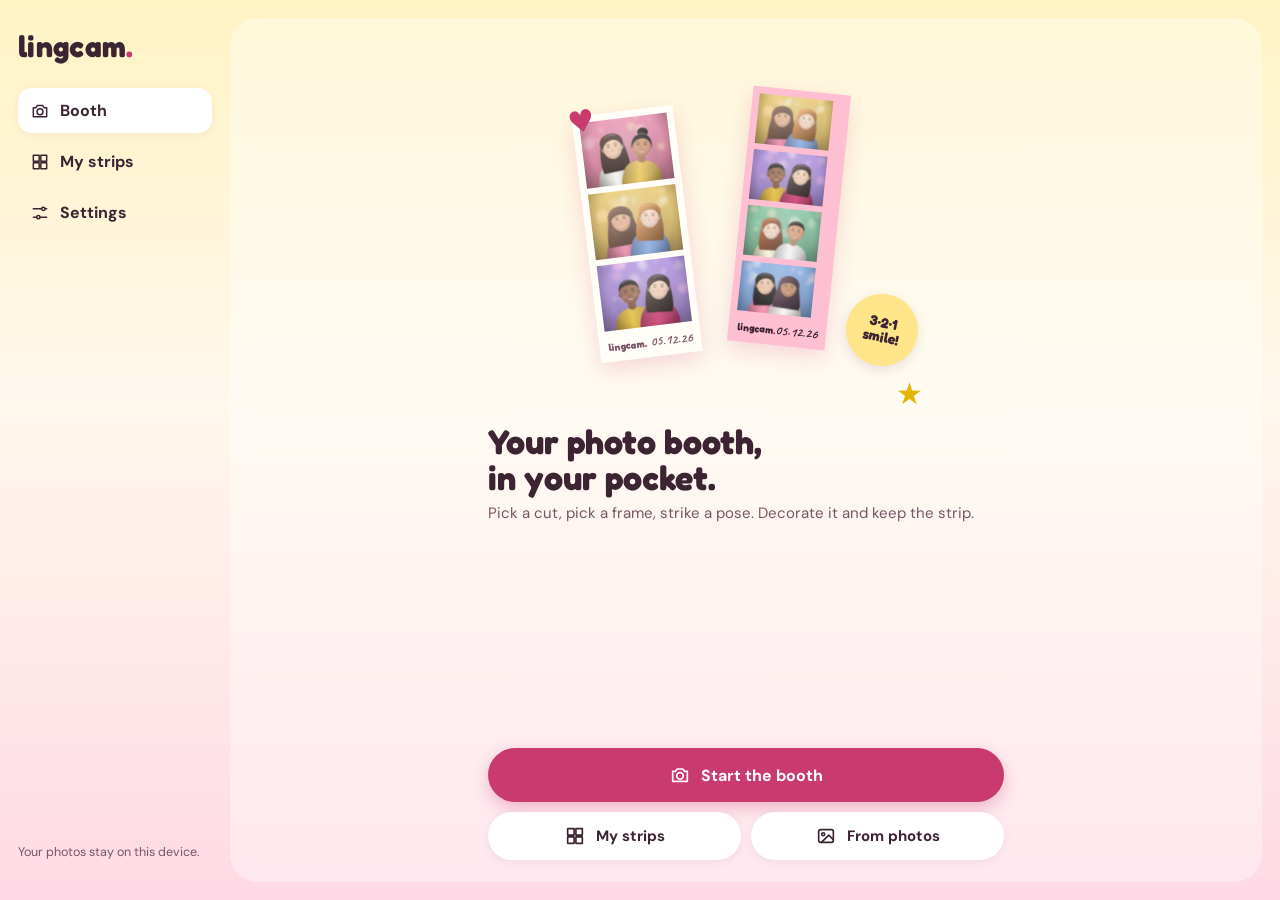
<file: index.html>
<!doctype html>
<html lang="en">
<head>
<meta charset="utf-8">
<meta name="viewport" content="width=device-width, initial-scale=1, viewport-fit=cover, user-scalable=no">
<meta name="theme-color" content="#fff3c4">
<meta name="description" content="Lingcam: a cute photo booth. Pick a cut, pick a frame, take photos, decorate and share your strip.">
<title>Lingcam · photo booth</title>
<link rel="manifest" href="manifest.webmanifest">
<link rel="icon" href="img/icon-192.png">
<link rel="apple-touch-icon" href="img/icon-192.png">
<meta property="og:title" content="Lingcam · photo booth">
<meta property="og:description" content="Pick a cut, pick a frame, strike a pose. Decorate and share your strip.">
<meta property="og:image" content="img/icon-512.png">
<link rel="stylesheet" href="css/app.css">
</head>
<body>
<div id="app" class="app">
  <nav class="side" aria-label="Main">
    <div class="side-logo"><span class="logo">lingcam<i>.</i></span></div>
    <button class="side-a" data-nav="home"><svg viewBox="0 0 24 24"><path d="M4 8h3l2-2.5h6L17 8h3v11H4z"/><circle cx="12" cy="13" r="3.6"/></svg><span>Booth</span></button>
    <button class="side-a" data-nav="strips"><svg viewBox="0 0 24 24"><rect x="4" y="4" width="7" height="7"/><rect x="13" y="4" width="7" height="7"/><rect x="4" y="13" width="7" height="7"/><rect x="13" y="13" width="7" height="7"/></svg><span>My strips</span></button>
    <button class="side-a" data-nav="settings"><svg viewBox="0 0 24 24"><path d="M4 7h10M18 7h2M4 17h4M12 17h8"/><circle cx="16" cy="7" r="2"/><circle cx="10" cy="17" r="2"/></svg><span>Settings</span></button>
    <p class="side-note">Your photos stay on this device.</p>
  </nav>
  <main id="main" class="main"></main>
</div>
<div id="toast" class="toast" role="status" aria-live="polite"></div>
<div id="flash" class="flash"></div>
<noscript><p style="padding:24px;font-family:sans-serif">Lingcam needs JavaScript to run.</p></noscript>
<script type="module" src="js/app.js"></script>
</body>
</html>
</file>
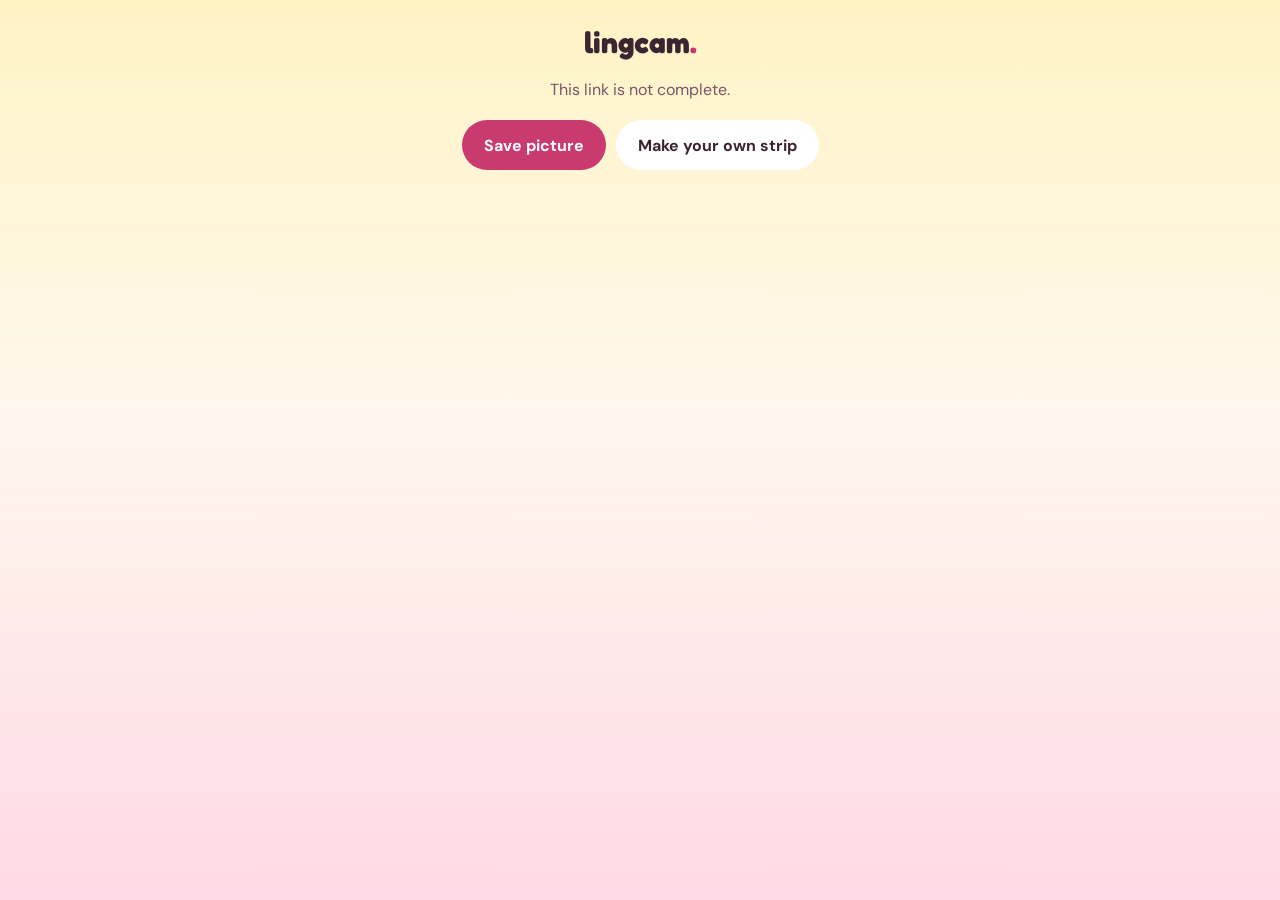
<file: s.html>
<!doctype html>
<html lang="en">
<head>
<meta charset="utf-8">
<meta name="viewport" content="width=device-width, initial-scale=1">
<meta name="theme-color" content="#fff3c4">
<title>A lingcam strip for you</title>
<link rel="icon" href="/img/icon-192.png">
<style>
@font-face { font-family: Fredoka; font-weight: 700; src: url(/fonts/fredoka-latin-700-normal.woff2) format('woff2'); }
@font-face { font-family: 'DM Sans'; font-weight: 400; src: url(/fonts/dm-sans-latin-400-normal.woff2) format('woff2'); }
@font-face { font-family: 'DM Sans'; font-weight: 700; src: url(/fonts/dm-sans-latin-700-normal.woff2) format('woff2'); }
body { margin: 0; min-height: 100vh; font-family: 'DM Sans', system-ui, sans-serif; color: #3d2433; background: linear-gradient(180deg, #fff3c4, #fff8ec 45%, #ffd9e5); display: flex; flex-direction: column; align-items: center; gap: 18px; padding: 24px 18px 32px; box-sizing: border-box; }
.logo { font-family: Fredoka, sans-serif; font-weight: 700; font-size: 30px; } .logo i { font-style: normal; color: #c93a6e; }
img { max-width: min(92vw, 520px); max-height: 70vh; box-shadow: 0 12px 30px rgba(201,58,110,.22); background: #fff; }
.row { display: flex; gap: 10px; flex-wrap: wrap; justify-content: center; }
a.btn { min-height: 50px; padding: 0 22px; border-radius: 25px; background: #c93a6e; color: #fff; font-weight: 700; display: inline-flex; align-items: center; text-decoration: none; }
a.btn.alt { background: #fff; color: #3d2433; }
p { margin: 0; color: #7a5466; text-align: center; max-width: 420px; line-height: 1.5; }
</style>
</head>
<body>
<span class="logo">lingcam<i>.</i></span>
<p id="msg">Loading the strip…</p>
<img id="pic" alt="A lingcam photo strip" hidden>
<div class="row" id="acts" hidden><a class="btn" id="dl" download="lingcam-strip.jpg">Save picture</a><a class="btn alt" href="/">Make your own strip</a></div>
<script>
(function () {
  var id = (location.pathname.match(/\/s\/([A-Za-z0-9]{6,12})/) || [])[1] || new URLSearchParams(location.search).get('id');
  var msg = document.getElementById('msg'), pic = document.getElementById('pic');
  if (!id) { msg.textContent = 'This link is not complete.'; return; }
  var src = '/api/share?id=' + encodeURIComponent(id);
  pic.onload = function () { pic.hidden = false; document.getElementById('acts').hidden = false; msg.textContent = 'Someone shared their lingcam strip with you. The link works for 7 days.'; };
  pic.onerror = function () { msg.innerHTML = 'This link has expired or does not exist.<br><a href="/" style="color:#c93a6e">Make your own strip</a>'; };
  pic.src = src; document.getElementById('dl').href = src;
})();
</script>
</body>
</html>
</file>
<file: css/app.css>
@font-face { font-family: Fredoka; font-weight: 600; font-display: swap; src: url(../fonts/fredoka-latin-600-normal.woff2) format('woff2'); }
@font-face { font-family: Fredoka; font-weight: 700; font-display: swap; src: url(../fonts/fredoka-latin-700-normal.woff2) format('woff2'); }
@font-face { font-family: Caveat; font-weight: 700; font-display: swap; src: url(../fonts/caveat-latin-700-normal.woff2) format('woff2'); }
@font-face { font-family: 'DM Sans'; font-weight: 400; font-display: swap; src: url(../fonts/dm-sans-latin-400-normal.woff2) format('woff2'); }
@font-face { font-family: 'DM Sans'; font-weight: 700; font-display: swap; src: url(../fonts/dm-sans-latin-700-normal.woff2) format('woff2'); }
@font-face { font-family: 'Special Elite'; font-weight: 400; font-display: swap; src: url(../fonts/special-elite-latin-400-normal.woff2) format('woff2'); }
@font-face { font-family: 'Playfair Display'; font-weight: 700; font-style: italic; font-display: swap; src: url(../fonts/playfair-display-latin-700-italic.woff2) format('woff2'); }

@font-face { font-family: 'Pacifico'; font-weight: 400; font-display: swap; src: url(../fonts/pacifico-latin-400-normal.woff2) format('woff2'); }
@font-face { font-family: 'Lobster'; font-weight: 400; font-display: swap; src: url(../fonts/lobster-latin-400-normal.woff2) format('woff2'); }
@font-face { font-family: 'Dancing Script'; font-weight: 700; font-display: swap; src: url(../fonts/dancing-script-latin-700-normal.woff2) format('woff2'); }
@font-face { font-family: 'Permanent Marker'; font-weight: 400; font-display: swap; src: url(../fonts/permanent-marker-latin-400-normal.woff2) format('woff2'); }
@font-face { font-family: 'Gochi Hand'; font-weight: 400; font-display: swap; src: url(../fonts/gochi-hand-latin-400-normal.woff2) format('woff2'); }
@font-face { font-family: 'Chewy'; font-weight: 400; font-display: swap; src: url(../fonts/chewy-latin-400-normal.woff2) format('woff2'); }
@font-face { font-family: 'Rubik Bubbles'; font-weight: 400; font-display: swap; src: url(../fonts/rubik-bubbles-latin-400-normal.woff2) format('woff2'); }
@font-face { font-family: 'Bebas Neue'; font-weight: 400; font-display: swap; src: url(../fonts/bebas-neue-latin-400-normal.woff2) format('woff2'); }
@font-face { font-family: 'Righteous'; font-weight: 400; font-display: swap; src: url(../fonts/righteous-latin-400-normal.woff2) format('woff2'); }
@font-face { font-family: 'Silkscreen'; font-weight: 700; font-display: swap; src: url(../fonts/silkscreen-latin-700-normal.woff2) format('woff2'); }

:root {
  --pink: #ffd9e5; --pink2: #ffbfd3; --yel: #fff3c4; --yel2: #ffe589; --ink: #3d2433; --muted: #7a5466; --hot: #c93a6e; --hot-d: #a82e5a;
  --paper: #fffdf7; --bg: #fff8ec; --line: #eadbe1; --cam: #2a1a24;
  --st: max(env(safe-area-inset-top, 0px), var(--safe-area-inset-top, 0px));
  --sb: max(env(safe-area-inset-bottom, 0px), var(--safe-area-inset-bottom, 0px));
  --head: Fredoka, 'DM Sans', system-ui, sans-serif;
  color-scheme: light;
}
* { box-sizing: border-box; -webkit-tap-highlight-color: transparent; }
html, body { margin: 0; height: 100%; }
body { font-family: 'DM Sans', system-ui, sans-serif; color: var(--ink); background: linear-gradient(180deg, var(--yel) 0%, var(--bg) 45%, var(--pink) 100%) fixed; overflow: hidden; -webkit-user-select: none; user-select: none; }
button { font: inherit; color: inherit; cursor: pointer; }
button:focus-visible, a:focus-visible, input:focus-visible, [tabindex]:focus-visible { outline: 3px solid var(--hot); outline-offset: 2px; }
input, textarea { -webkit-user-select: text; user-select: text; }
svg { stroke: currentColor; fill: none; stroke-width: 1.8; stroke-linecap: round; stroke-linejoin: round; }
a { color: var(--hot); }
.logo { font-family: var(--head); font-weight: 700; letter-spacing: .01em; }
.logo i { font-style: normal; color: var(--hot); }
.sr { position: absolute; width: 1px; height: 1px; overflow: hidden; clip: rect(0 0 0 0); white-space: nowrap; }

.app { height: 100%; display: flex; }
.side { display: none; }
.main { flex: 1; min-width: 0; height: 100%; position: relative; }
.scr { position: absolute; inset: 0; display: flex; flex-direction: column; padding-top: var(--st); padding-bottom: var(--sb); overflow: hidden; animation: scrIn .22s ease; }
@keyframes scrIn { from { opacity: 0; transform: translateY(8px); } to { opacity: 1; transform: none; } }
.scroll { flex: 1; overflow-y: auto; overscroll-behavior: contain; -webkit-overflow-scrolling: touch; }
.col { width: 100%; max-width: 560px; margin: 0 auto; }

/* buttons */
.btn { min-height: 54px; border: 0; border-radius: 27px; background: var(--hot); color: #fff; font-weight: 700; font-size: 16px; display: inline-flex; align-items: center; justify-content: center; gap: 10px; padding: 0 22px; box-shadow: 0 6px 16px rgba(201,58,110,.3); transition: transform .12s, background .15s; }
.btn:hover { background: var(--hot-d); }
.btn:active { transform: scale(.97); }
.btn svg { width: 22px; height: 22px; }
.btn.alt { background: #fff; color: var(--ink); box-shadow: 0 2px 8px rgba(61,36,51,.08); min-height: 48px; font-size: 15px; }
.btn.alt:hover { background: #fff6f9; }
.btn.sm { min-height: 42px; font-size: 14px; padding: 0 16px; }
.btn.block { width: 100%; }
.btn[disabled] { opacity: .5; pointer-events: none; }
.ibtn { width: 44px; height: 44px; border-radius: 22px; border: 0; background: #fff; color: var(--ink); display: inline-flex; align-items: center; justify-content: center; box-shadow: 0 2px 8px rgba(61,36,51,.08); flex-shrink: 0; }
.ibtn svg { width: 22px; height: 22px; }
.ibtn[disabled] { opacity: .4; pointer-events: none; }
.chips { display: flex; gap: 8px; overflow-x: auto; scrollbar-width: none; padding: 2px 0; }
.chips::-webkit-scrollbar { display: none; }
.chip { padding: 9px 14px; border-radius: 18px; background: #fff; color: var(--ink); font-size: 13px; font-weight: 700; flex-shrink: 0; border: 0; min-height: 38px; white-space: nowrap; }
.chip[aria-pressed="true"] { background: var(--ink); color: #fff; }

/* top bar */
.top { display: flex; align-items: center; gap: 10px; padding: 14px 18px 6px; }
.top h1 { flex: 1; margin: 0; font-family: var(--head); font-size: 24px; font-weight: 700; line-height: 1.1; }
.top small { display: block; font-family: 'DM Sans', sans-serif; font-size: 12px; font-weight: 700; color: var(--muted); letter-spacing: .08em; }
.prog { display: flex; gap: 6px; padding: 6px 18px 0; }
.prog i { flex: 1; height: 5px; border-radius: 3px; background: rgba(61,36,51,.1); }
.prog i.on { background: var(--hot); }
.foot { padding: 12px 18px 18px; display: flex; gap: 10px; }
.foot .btn { flex: 1; }
.note { margin: 6px 18px; padding: 12px 14px; border-radius: 16px; background: rgba(255,255,255,.7); font-size: 13px; color: var(--muted); line-height: 1.45; }

/* home */
.home-top { display: flex; align-items: center; justify-content: space-between; padding: 18px 22px 0; }
.home-top .logo { font-size: 32px; }
.hero { position: relative; height: 340px; margin-top: 4px; }
.hero .strip { position: absolute; }
.hero .h1 { left: calc(50% - 160px); top: 26px; transform: rotate(-7deg); }
.hero .h2 { left: calc(50% - 6px); top: 6px; transform: rotate(6deg); }
.hero .heart { position: absolute; left: calc(50% - 178px); top: 18px; font-size: 30px; color: var(--hot); transform: rotate(-12deg); }
.hero .starx { position: absolute; left: calc(50% + 150px); top: 290px; font-size: 30px; color: #e3b400; }
.badge321 { position: absolute; left: calc(50% + 100px); top: 210px; width: 72px; height: 72px; border-radius: 36px; background: var(--yel2); display: flex; align-items: center; justify-content: center; transform: rotate(12deg); font-family: var(--head); font-weight: 700; font-size: 14px; text-align: center; line-height: 1.05; box-shadow: 0 4px 12px rgba(61,36,51,.12); }
.home-h { padding: 0 22px; }
.home-h h2 { margin: 0 0 8px; font-family: var(--head); font-size: 34px; line-height: 1.05; }
.home-h p { margin: 0; font-size: 15px; color: var(--muted); line-height: 1.45; }
.home-b { margin-top: auto; padding: 16px 22px 22px; display: flex; flex-direction: column; gap: 10px; }
.home-b .row { display: flex; gap: 10px; }
.home-b .row .btn { flex: 1; }

/* mini strips used for decoration */
.strip { background: var(--paper); padding: 7px; display: flex; flex-direction: column; gap: 6px; box-shadow: 0 8px 22px rgba(201,58,110,.18); }
.strip .ph { width: 88px; height: 66px; }
.strip .ft { display: flex; justify-content: space-between; align-items: baseline; font-size: 10px; color: var(--muted); padding: 2px 2px 0; }
.strip .ft b { font-family: var(--head); }
.strip .ft b i { font-style: normal; color: var(--hot); }
.strip .ft span { font-family: Caveat, cursive; font-size: 13px; }
.ph { background: linear-gradient(160deg, var(--a, #f6d4dc), var(--b, #c98b9f)); position: relative; overflow: hidden; }
.ph::before, .ph::after { content: ''; position: absolute; bottom: -18%; width: 46%; height: 70%; border-radius: 50% 50% 0 0; background: rgba(61,36,51,.25); }
.ph::before { left: 10%; } .ph::after { left: 46%; background: rgba(61,36,51,.18); height: 62%; }

/* cut and frame pickers */
.grid2 { display: grid; grid-template-columns: repeat(2, minmax(0, 1fr)); gap: 12px; padding: 14px 18px; }
.grid3 { display: grid; grid-template-columns: repeat(3, minmax(0, 1fr)); gap: 8px; padding: 10px 14px; }
.card { border: 3px solid transparent; border-radius: 20px; background: #fff; padding: 12px 8px; display: flex; flex-direction: column; align-items: center; gap: 6px; position: relative; box-shadow: 0 2px 10px rgba(61,36,51,.06); transition: transform .12s; }
.card:active { transform: scale(.97); }
.card[aria-pressed="true"] { border-color: var(--hot); }
.card[aria-pressed="true"]::after { content: ''; position: absolute; top: 8px; right: 8px; width: 24px; height: 24px; border-radius: 12px; background: var(--hot) url("data:image/svg+xml,%3Csvg xmlns='http://www.w3.org/2000/svg' viewBox='0 0 24 24'%3E%3Cpath d='M6 12.5l4 4L18 8' fill='none' stroke='white' stroke-width='2.6' stroke-linecap='round' stroke-linejoin='round'/%3E%3C/svg%3E") center/16px no-repeat; }
.card b { font-size: 14px; }
.card small { font-size: 12px; color: var(--muted); margin-top: -4px; }
.card .pv { height: 120px; display: flex; align-items: center; justify-content: center; }
.card canvas { box-shadow: 0 4px 12px rgba(61,36,51,.15); display: block; }
.fcard { background: rgba(255,255,255,.6); padding: 8px 4px; border-radius: 18px; }
.fcard .pv { height: 150px; }

/* camera */
.cam { background: var(--cam); color: #fff; }
.cam .ibtn { background: rgba(255,255,255,.14); color: #fff; box-shadow: none; }
.cam-top { display: flex; align-items: center; justify-content: space-between; padding: 12px 16px 10px; gap: 10px; }
.slots { display: flex; gap: 6px; }
.slots i { width: 34px; height: 26px; border-radius: 6px; border: 2px solid rgba(255,255,255,.35); background-size: cover; background-position: center; }
.slots i.now { border-color: #fff; }
.slots i.done { border-color: var(--pink2); }
.cam-body { flex: 1; min-height: 0; display: flex; gap: 18px; padding: 0 14px; }
.vf-wrap { flex: 1; min-height: 0; display: flex; align-items: center; justify-content: center; }
.vf { position: relative; border-radius: 24px; overflow: hidden; background: #000; max-width: 100%; max-height: 100%; }
.vf video { width: 100%; height: 100%; object-fit: cover; display: block; }
.vf video.mirror { transform: scaleX(-1); }
.vf .tag { position: absolute; top: 12px; padding: 7px 11px; border-radius: 14px; background: rgba(42,26,36,.55); font-size: 12px; font-weight: 700; }
.vf .count { position: absolute; inset: 0; display: flex; align-items: center; justify-content: center; font-family: var(--head); font-weight: 700; font-size: min(150px, 30vw); color: rgba(255,255,255,.96); text-shadow: 0 6px 30px rgba(201,58,110,.5); pointer-events: none; }
.vf .count.pop { animation: pop .9s ease; }
@keyframes pop { 0% { transform: scale(1.5); opacity: 0; } 20% { transform: scale(1); opacity: 1; } 80% { opacity: 1; } 100% { opacity: .2; } }
.vf .msg { position: absolute; inset: 0; display: flex; flex-direction: column; align-items: center; justify-content: center; gap: 14px; padding: 24px; text-align: center; background: var(--cam); }
.vf .msg p { margin: 0; line-height: 1.5; color: #f3e1e8; }
.fl-row { display: flex; gap: 12px; padding: 12px 16px 4px; overflow-x: auto; scrollbar-width: none; }
.fl-row::-webkit-scrollbar { display: none; }
.fl { display: flex; flex-direction: column; align-items: center; gap: 5px; flex-shrink: 0; background: none; border: 0; padding: 0; font-size: 11.5px; font-weight: 700; color: #e9d6de; }
.fl .th { width: 56px; height: 56px; border-radius: 16px; border: 3px solid transparent; overflow: hidden; background: #555; }
.fl .th img, .fl .th canvas, .fl .th div { width: 100%; height: 100%; object-fit: cover; display: block; }
.fl[aria-pressed="true"] { color: #fff; }
.fl[aria-pressed="true"] .th { border-color: var(--yel2); }
.light .fl { color: var(--ink); }
.light .fl[aria-pressed="true"] { color: var(--hot); }
.light .fl[aria-pressed="true"] .th { border-color: var(--hot); }
.cam-ctl { display: flex; align-items: center; justify-content: space-around; padding: 10px 20px 18px; }
.cam-ctl .ibtn { width: 56px; height: 56px; border-radius: 28px; flex-direction: column; font-size: 10px; font-weight: 700; gap: 0; }
.shutter { width: 86px; height: 86px; border-radius: 43px; border: 5px solid #fff; background: var(--pink2); box-shadow: 0 0 0 5px rgba(255,191,211,.35); transition: transform .12s; color: var(--ink); font-weight: 700; font-size: 12px; }
.shutter:active { transform: scale(.94); }
.shutter.busy { background: var(--hot); }
.live { display: none; }
.flash { position: fixed; inset: 0; background: #fff; opacity: 0; pointer-events: none; z-index: 50; transition: opacity .35s; }
.flash.on { opacity: 1; transition: none; }

/* review */
.rv { display: flex; flex-direction: column; gap: 12px; padding: 12px 18px; }
.rv-row { display: flex; align-items: center; gap: 14px; background: #fff; border-radius: 20px; padding: 10px; box-shadow: 0 2px 10px rgba(61,36,51,.06); }
.rv-row img { width: 120px; height: 90px; object-fit: cover; border-radius: 12px; display: block; background: var(--pink); }
.rv-row div { flex: 1; }
.rv-row b { display: block; }
.rv-row small { color: var(--muted); font-size: 12.5px; }

/* decorate */
.deco-body { flex: 1; min-height: 0; display: flex; flex-direction: column; }
.stage-wrap { flex: 1; min-height: 120px; display: flex; align-items: center; justify-content: center; padding: 10px 18px; position: relative; overflow: hidden; touch-action: none; }
.stage { display: block; box-shadow: 0 10px 30px rgba(201,58,110,.22); touch-action: none; transform-origin: 0 0; flex-shrink: 0; }
.panel { background: #fff; border-radius: 24px 24px 0 0; padding: 12px 14px 12px; box-shadow: 0 -6px 24px rgba(61,36,51,.08); display: flex; flex-direction: column; gap: 8px; }
.pane { max-height: 34vh; overflow-y: auto; display: flex; flex-direction: column; gap: 10px; }
.stk-grid { display: grid; grid-template-columns: repeat(auto-fill, minmax(50px, 1fr)); gap: 8px; }
.stk { aspect-ratio: 1; border-radius: 14px; border: 0; background: var(--pink); display: flex; align-items: center; justify-content: center; padding: 6px; font-size: 26px; }
.stk:nth-child(even) { background: var(--yel); }
.stk img { width: 100%; height: 100%; }
.word { padding: 8px 12px; border-radius: 16px; border: 0; background: var(--yel2); font-family: Caveat, cursive; font-weight: 700; font-size: 20px; color: var(--hot); }
.word:nth-child(3n+2) { background: var(--pink2); color: var(--ink); }
.word:nth-child(3n) { background: var(--ink); color: var(--yel2); }
.words { display: flex; flex-wrap: wrap; gap: 8px; }
.hint { font-size: 12px; color: var(--muted); text-align: center; }
.tools { display: flex; border-top: 1px solid var(--line); padding-top: 4px; }
.tools button { flex: 1; border: 0; background: transparent; display: flex; flex-direction: column; align-items: center; gap: 3px; font-size: 11.5px; font-weight: 700; min-height: 52px; justify-content: center; border-radius: 12px; }
.tools button svg { width: 22px; height: 22px; }
.tools button[aria-pressed="true"] { color: var(--hot); background: #fff3f7; }
.lbl { font-size: 12.5px; font-weight: 700; color: var(--muted); }
.tin { width: 100%; min-height: 48px; border-radius: 14px; border: 2px solid var(--pink2); padding: 10px 14px; font: 600 16px 'DM Sans', sans-serif; color: var(--ink); background: #fff; resize: none; }
.tin:focus { outline: none; border-color: var(--hot); }
.fonts { display: grid; grid-template-columns: repeat(auto-fill, minmax(70px, 1fr)); gap: 8px; }
.fonts button { min-height: 56px; border-radius: 14px; border: 2px solid #eee; background: #fff; font-size: 20px; display: flex; flex-direction: column; align-items: center; justify-content: center; line-height: 1.1; }
.fonts button small { font: 700 10px 'DM Sans', sans-serif; color: var(--muted); }
.fonts button[aria-pressed="true"] { border-color: var(--hot); border-width: 2.5px; }
.dots { display: flex; gap: 10px; flex-wrap: wrap; align-items: center; }
.dot { width: 34px; height: 34px; border-radius: 17px; border: 2px solid var(--line); flex-shrink: 0; padding: 0; }
.dot[aria-pressed="true"] { border: 3px solid var(--ink); box-shadow: 0 0 0 2px #fff inset; }
.sq { border-radius: 10px; }
.sq[aria-pressed="true"] { border-color: var(--hot); }
.row { display: flex; gap: 8px; align-items: center; }
.seg { display: flex; gap: 8px; }
.seg button { flex: 1; min-height: 44px; border-radius: 14px; border: 0; background: var(--pink); font-weight: 700; font-size: 13.5px; display: flex; align-items: center; justify-content: center; gap: 6px; }
.seg button[aria-pressed="true"] { background: var(--hot); color: #fff; }
.seg button span.pen { border-radius: 50%; background: currentColor; display: inline-block; }
.tog { display: flex; align-items: center; gap: 12px; padding: 4px 0; border: 0; background: none; width: 100%; text-align: left; }
.tog div { flex: 1; }
.tog b { display: block; font-size: 14px; }
.tog small { font-size: 12.5px; color: var(--muted); }
.tog .sw { width: 52px; height: 30px; border-radius: 15px; background: #e7d9df; position: relative; flex-shrink: 0; transition: background .15s; }
.tog .sw::after { content: ''; position: absolute; top: 3px; left: 3px; width: 24px; height: 24px; border-radius: 12px; background: #fff; transition: left .15s; box-shadow: 0 1px 3px rgba(0,0,0,.15); }
.tog[aria-checked="true"] .sw { background: var(--hot); }
.tog[aria-checked="true"] .sw::after { left: 25px; }
.frow { display: flex; gap: 8px; overflow-x: auto; scrollbar-width: none; padding-bottom: 2px; }
.frow::-webkit-scrollbar { display: none; }
.frow button { flex-shrink: 0; border: 3px solid transparent; border-radius: 12px; padding: 3px; background: #fff; }
.frow button[aria-pressed="true"] { border-color: var(--hot); }
.frow canvas { display: block; }

/* done */
.printer { position: relative; display: flex; flex-direction: column; align-items: center; padding-top: 10px; flex: 1; min-height: 0; }
.slot { width: min(270px, 74%); height: 52px; border-radius: 14px; background: linear-gradient(var(--pink2), #f39bbb); box-shadow: inset 0 -3px 0 rgba(0,0,0,.08); display: flex; justify-content: center; padding-top: 6px; font-size: 14px; position: relative; z-index: 2; flex-shrink: 0; }
.slot::after { content: ''; position: absolute; left: 10%; right: 10%; bottom: 14px; height: 7px; border-radius: 4px; background: var(--ink); }
.paper { margin-top: -18px; flex: 1; min-height: 0; width: 100%; overflow: hidden; display: flex; justify-content: center; position: relative; z-index: 1; }
.paper img { max-height: 100%; max-width: 78%; object-fit: contain; align-self: flex-start; box-shadow: 0 10px 26px rgba(201,58,110,.2); animation: printOut 2.2s cubic-bezier(.3,.6,.3,1) both; }
@keyframes printOut { from { transform: translateY(-100%); } to { transform: translateY(0); } }
.acts { display: grid; grid-template-columns: repeat(3, minmax(0, 1fr)); gap: 10px; padding: 14px 18px 0; }
.act { min-height: 72px; border-radius: 20px; border: 0; background: #fff; display: flex; flex-direction: column; align-items: center; justify-content: center; gap: 4px; font-weight: 700; font-size: 12.5px; box-shadow: 0 2px 8px rgba(61,36,51,.08); }
.act svg { width: 22px; height: 22px; }
.act.hot { background: var(--hot); color: #fff; }

/* sheets and dialogs */
.veil { position: fixed; inset: 0; background: rgba(42,26,36,.42); z-index: 40; display: flex; align-items: flex-end; justify-content: center; animation: fade .18s ease; }
@keyframes fade { from { opacity: 0; } }
.sheet { width: 100%; max-width: 560px; max-height: 92%; background: #fff; border-radius: 26px 26px 0 0; padding: 10px 18px calc(18px + var(--sb)); display: flex; flex-direction: column; gap: 12px; overflow-y: auto; animation: up .24s cubic-bezier(.3,.7,.3,1); }
@keyframes up { from { transform: translateY(40px); opacity: .4; } }
.sheet .grab { width: 44px; height: 5px; border-radius: 3px; background: #e7d9df; align-self: center; flex-shrink: 0; }
.sheet h2 { margin: 0; font-family: var(--head); font-size: 22px; }
.sheet .pvw { display: flex; justify-content: center; align-items: center; height: 200px; background: var(--bg); border-radius: 18px; }
.sheet .pvw img { max-height: 180px; max-width: 90%; box-shadow: 0 6px 16px rgba(61,36,51,.15); }
.srow { display: flex; align-items: center; gap: 14px; width: 100%; padding: 8px 4px; border: 0; background: transparent; text-align: left; border-radius: 14px; }
.srow:hover { background: #fff6f9; }
.srow .ic { width: 46px; height: 46px; border-radius: 15px; background: var(--pink); display: flex; align-items: center; justify-content: center; flex-shrink: 0; }
.srow:nth-of-type(even) .ic { background: var(--yel); }
.srow .ic svg { width: 22px; height: 22px; }
.srow span:last-child { flex: 1; }
.srow b { display: block; font-size: 15px; }
.srow small { font-size: 12.5px; color: var(--muted); }
.dlg { margin: auto; width: min(92%, 400px); background: #fff; border-radius: 24px; padding: 22px; display: flex; flex-direction: column; gap: 12px; animation: up .2s ease; }
.dlg h2 { margin: 0; font-family: var(--head); font-size: 21px; }
.dlg p { margin: 0; color: var(--muted); line-height: 1.5; font-size: 14.5px; }
.dlg .row .btn { flex: 1; }
.dlg ul { margin: 0; padding-left: 18px; color: var(--muted); font-size: 14px; line-height: 1.5; }

/* gif */
.gif-box { display: flex; flex-direction: column; align-items: center; padding: 12px 18px 0; flex: 1; min-height: 0; }
.gif-box canvas { max-height: 100%; max-width: 100%; box-shadow: 0 10px 26px rgba(201,58,110,.2); background: #fff; }
.gif-opts { padding: 12px 18px 0; display: flex; flex-direction: column; gap: 10px; }

/* my strips */
.sgrid { display: grid; grid-template-columns: repeat(auto-fill, minmax(100px, 1fr)); gap: 16px 12px; padding: 14px 18px 24px; }
.sitem { border: 0; background: transparent; padding: 0; display: flex; flex-direction: column; align-items: center; gap: 6px; font-size: 11.5px; font-weight: 700; position: relative; }
.sitem img { max-width: 100%; height: 150px; object-fit: contain; filter: drop-shadow(0 6px 10px rgba(201,58,110,.18)); }
.sitem:nth-child(3n+1) img { transform: rotate(-2deg); } .sitem:nth-child(3n+2) img { transform: rotate(2deg); }
.sitem .fav { position: absolute; right: 4px; top: -4px; color: var(--hot); font-size: 18px; }
.empty { padding: 50px 30px; text-align: center; color: var(--muted); display: flex; flex-direction: column; align-items: center; gap: 14px; }
.empty b { font-family: var(--head); font-size: 22px; color: var(--ink); }

/* settings */
.sets { padding: 6px 18px 24px; display: flex; flex-direction: column; gap: 14px; }
.box { background: #fff; border-radius: 20px; padding: 14px 16px; display: flex; flex-direction: column; gap: 12px; box-shadow: 0 2px 10px rgba(61,36,51,.05); }
.box h3 { margin: 0; font-family: var(--head); font-size: 17px; }
.box p { margin: 0; font-size: 13px; color: var(--muted); line-height: 1.5; }
.ver { text-align: center; font-size: 12.5px; color: var(--muted); }

.toast { position: fixed; left: 50%; bottom: calc(28px + var(--sb)); transform: translate(-50%, 20px); background: var(--ink); color: #fff; padding: 12px 18px; border-radius: 18px; font-weight: 700; font-size: 14px; opacity: 0; pointer-events: none; transition: .22s; z-index: 60; max-width: 90%; text-align: center; }
.toast.on { opacity: 1; transform: translate(-50%, 0); }
.spin { width: 22px; height: 22px; border-radius: 50%; border: 3px solid rgba(255,255,255,.4); border-top-color: #fff; animation: rot .8s linear infinite; }
.spin.dark { border-color: rgba(61,36,51,.15); border-top-color: var(--hot); }
@keyframes rot { to { transform: rotate(360deg); } }

/* computer screens */
@media (min-width: 900px) {
  .side { display: flex; flex-direction: column; gap: 6px; width: 230px; padding: 28px 18px; flex-shrink: 0; }
  .side-logo { margin-bottom: 18px; } .side-logo .logo { font-size: 30px; }
  .side-a { display: flex; align-items: center; gap: 10px; padding: 12px; border-radius: 14px; border: 0; background: none; font-weight: 700; text-align: left; }
  .side-a svg { width: 20px; height: 20px; }
  .side-a[aria-current="true"] { background: #fff; box-shadow: 0 2px 8px rgba(61,36,51,.06); }
  .side-a:hover { background: rgba(255,255,255,.6); }
  .side-note { margin-top: auto; font-size: 12.5px; color: var(--muted); }
  .main { padding: 18px 18px 18px 0; }
  .scr { position: absolute; inset: 18px 18px 18px 0; border-radius: 28px; background: rgba(255,255,255,.35); }
  .scr.cam { background: var(--cam); }
  .home-top .logo, .home-top .ibtn { visibility: hidden; }
  .grid2 { grid-template-columns: repeat(3, minmax(0, 1fr)); max-width: 760px; margin: 0 auto; }
  .grid3 { grid-template-columns: repeat(auto-fill, minmax(150px, 1fr)); max-width: 900px; margin: 0 auto; }
  .cam-body { padding: 0 20px; }
  .live { display: flex; flex-direction: column; align-items: center; gap: 10px; width: 250px; flex-shrink: 0; overflow-y: auto; }
  .live canvas { max-width: 100%; box-shadow: 0 10px 26px rgba(0,0,0,.35); }
  .live small { color: #e9d6de; font-weight: 700; }
  .deco-body { flex-direction: row; }
  .panel { width: 380px; border-radius: 24px; margin: 0 18px 18px 0; }
  .pane { max-height: none; flex: 1; }
  .stage-wrap { padding: 18px; }
  .foot, .acts, .gif-opts { max-width: 560px; width: 100%; margin-left: auto; margin-right: auto; }
  .veil { align-items: center; }
  .sheet { border-radius: 26px; }
}
@media (prefers-reduced-motion: reduce) { *, *::before, *::after { animation-duration: .01ms !important; transition-duration: .01ms !important; } }

/* ---- 1.1: zoom, colour picker, own stickers ---- */
.zoombar { position: absolute; right: 8px; top: 8px; display: flex; flex-direction: column-reverse; gap: 2px; background: rgba(255,255,255,.92); border-radius: 22px; padding: 4px; box-shadow: 0 4px 14px rgba(61,36,51,.14); z-index: 3; }
.zb { width: 38px; height: 38px; border-radius: 19px; border: 0; background: transparent; display: flex; align-items: center; justify-content: center; }
.zb svg { width: 19px; height: 19px; }
.zb:hover { background: var(--pink); }
.zb[aria-pressed="true"] { background: var(--hot); color: #fff; }
.zb.zt { font-size: 10.5px; font-weight: 700; }
.dot.pick { position: relative; overflow: hidden; background: conic-gradient(#ff5f5f, #ffd23f, #7fc49a, #7fa8e8, #c9b6f2, #ff7aa2, #ff5f5f); cursor: pointer; display: inline-block; }
.dot.pick input { position: absolute; inset: 0; width: 100%; height: 100%; opacity: 0; cursor: pointer; border: 0; padding: 0; }
.dot.pick[aria-pressed="true"] { border: 3px solid var(--ink); }
.stk.add { background: #fff !important; border: 2px dashed var(--pink2); color: var(--hot); flex-direction: column; font-size: 11px; font-weight: 700; gap: 2px; }
.stk.add svg { width: 22px; height: 22px; }
.stk.mine { background: var(--bg) !important; position: relative; }
.stk.mine img { object-fit: contain; }
.stk .x { position: absolute; top: -4px; right: -4px; width: 20px; height: 20px; border-radius: 10px; background: var(--hot); color: #fff; font-size: 14px; line-height: 20px; animation: wiggle .5s ease infinite alternate; }
.pvw.checker { background: repeating-conic-gradient(#f3e8ec 0 25%, #fff 0 50%) 0 0/20px 20px; height: 230px; }
.pvw.checker img { box-shadow: none; max-height: 210px; }
.confetti { position: fixed; inset: 0; width: 100%; height: 100%; pointer-events: none; z-index: 70; }

/* ---- animations ---- */
.card, .stk, .word, .act, .sitem, .rv-row, .box { animation: popIn .38s cubic-bezier(.3,1.5,.5,1) both; animation-delay: var(--d, 0ms); }
.word:nth-child(n) { animation-delay: calc(var(--d, 0ms) + 10ms); }
.rv-row:nth-child(2), .act:nth-child(2), .box:nth-child(2) { animation-delay: 60ms; } .rv-row:nth-child(3), .act:nth-child(3), .box:nth-child(3) { animation-delay: 120ms; } .rv-row:nth-child(n+4), .box:nth-child(n+4) { animation-delay: 170ms; }
.sitem:nth-child(2) { animation-delay: 40ms; } .sitem:nth-child(3) { animation-delay: 80ms; } .sitem:nth-child(n+4) { animation-delay: 110ms; }
@keyframes popIn { from { opacity: 0; transform: scale(.85) translateY(10px); } to { opacity: 1; transform: none; } }
.stk:hover img, .stk:hover { animation: none; }
.stk:hover img { transform: rotate(-8deg) scale(1.1); transition: transform .18s; }
.stk:active { transform: scale(.9); }
@keyframes wiggle { from { transform: rotate(-8deg); } to { transform: rotate(8deg); } }
.hero .h1 { animation: floatA 4.5s ease-in-out infinite; }
.hero .h2 { animation: floatB 5.2s ease-in-out infinite; }
@keyframes floatA { 0%, 100% { transform: rotate(-7deg) translateY(0); } 50% { transform: rotate(-4deg) translateY(-10px); } }
@keyframes floatB { 0%, 100% { transform: rotate(6deg) translateY(0); } 50% { transform: rotate(9deg) translateY(-12px); } }
.hero .heart { animation: beat 1.4s ease-in-out infinite; }
.hero .starx { animation: twinkle 2.4s ease-in-out infinite; }
@keyframes beat { 0%, 100% { transform: rotate(-12deg) scale(1); } 15% { transform: rotate(-12deg) scale(1.25); } 30% { transform: rotate(-12deg) scale(1); } 45% { transform: rotate(-12deg) scale(1.18); } }
@keyframes twinkle { 0%, 100% { transform: scale(1) rotate(0); opacity: 1; } 50% { transform: scale(1.3) rotate(25deg); opacity: .7; } }
.badge321 { animation: spinIn 6s ease-in-out infinite; }
@keyframes spinIn { 0%, 100% { transform: rotate(12deg); } 50% { transform: rotate(-6deg) scale(1.06); } }
#start { animation: glow 2.6s ease-in-out infinite; }
@keyframes glow { 0%, 100% { box-shadow: 0 6px 16px rgba(201,58,110,.3); } 50% { box-shadow: 0 6px 26px rgba(201,58,110,.55); } }
.shutter:not(.busy) { animation: breathe 2s ease-in-out infinite; }
@keyframes breathe { 0%, 100% { box-shadow: 0 0 0 5px rgba(255,191,211,.35); } 50% { box-shadow: 0 0 0 11px rgba(255,191,211,.15); } }
.toast.on { animation: toastIn .35s cubic-bezier(.3,1.6,.5,1); }
@keyframes toastIn { from { transform: translate(-50%, 24px) scale(.9); } to { transform: translate(-50%, 0) scale(1); } }
.chip, .tools button, .seg button, .dot { transition: transform .12s, background .15s, color .15s; }
.chip:active, .seg button:active, .dot:active { transform: scale(.92); }
.tools button[aria-pressed="true"] svg { animation: bounce .4s ease; }
@keyframes bounce { 0% { transform: translateY(0); } 40% { transform: translateY(-5px); } 100% { transform: translateY(0); } }
.slot { animation: shake .25s ease 6 alternate; }
@keyframes shake { from { transform: translateX(-1.5px); } to { transform: translateX(1.5px); } }
.paper img { animation: printOut 2.2s cubic-bezier(.3,.6,.3,1) both, sway 3s ease-in-out 2.3s infinite; transform-origin: top center; }
@keyframes sway { 0%, 100% { transform: rotate(0); } 50% { transform: rotate(1.2deg); } }
.pane > * { flex-shrink: 0; }

.ph.img { background-size: cover; background-position: center; }
.ph.img::before, .ph.img::after { display: none; }
</file>
